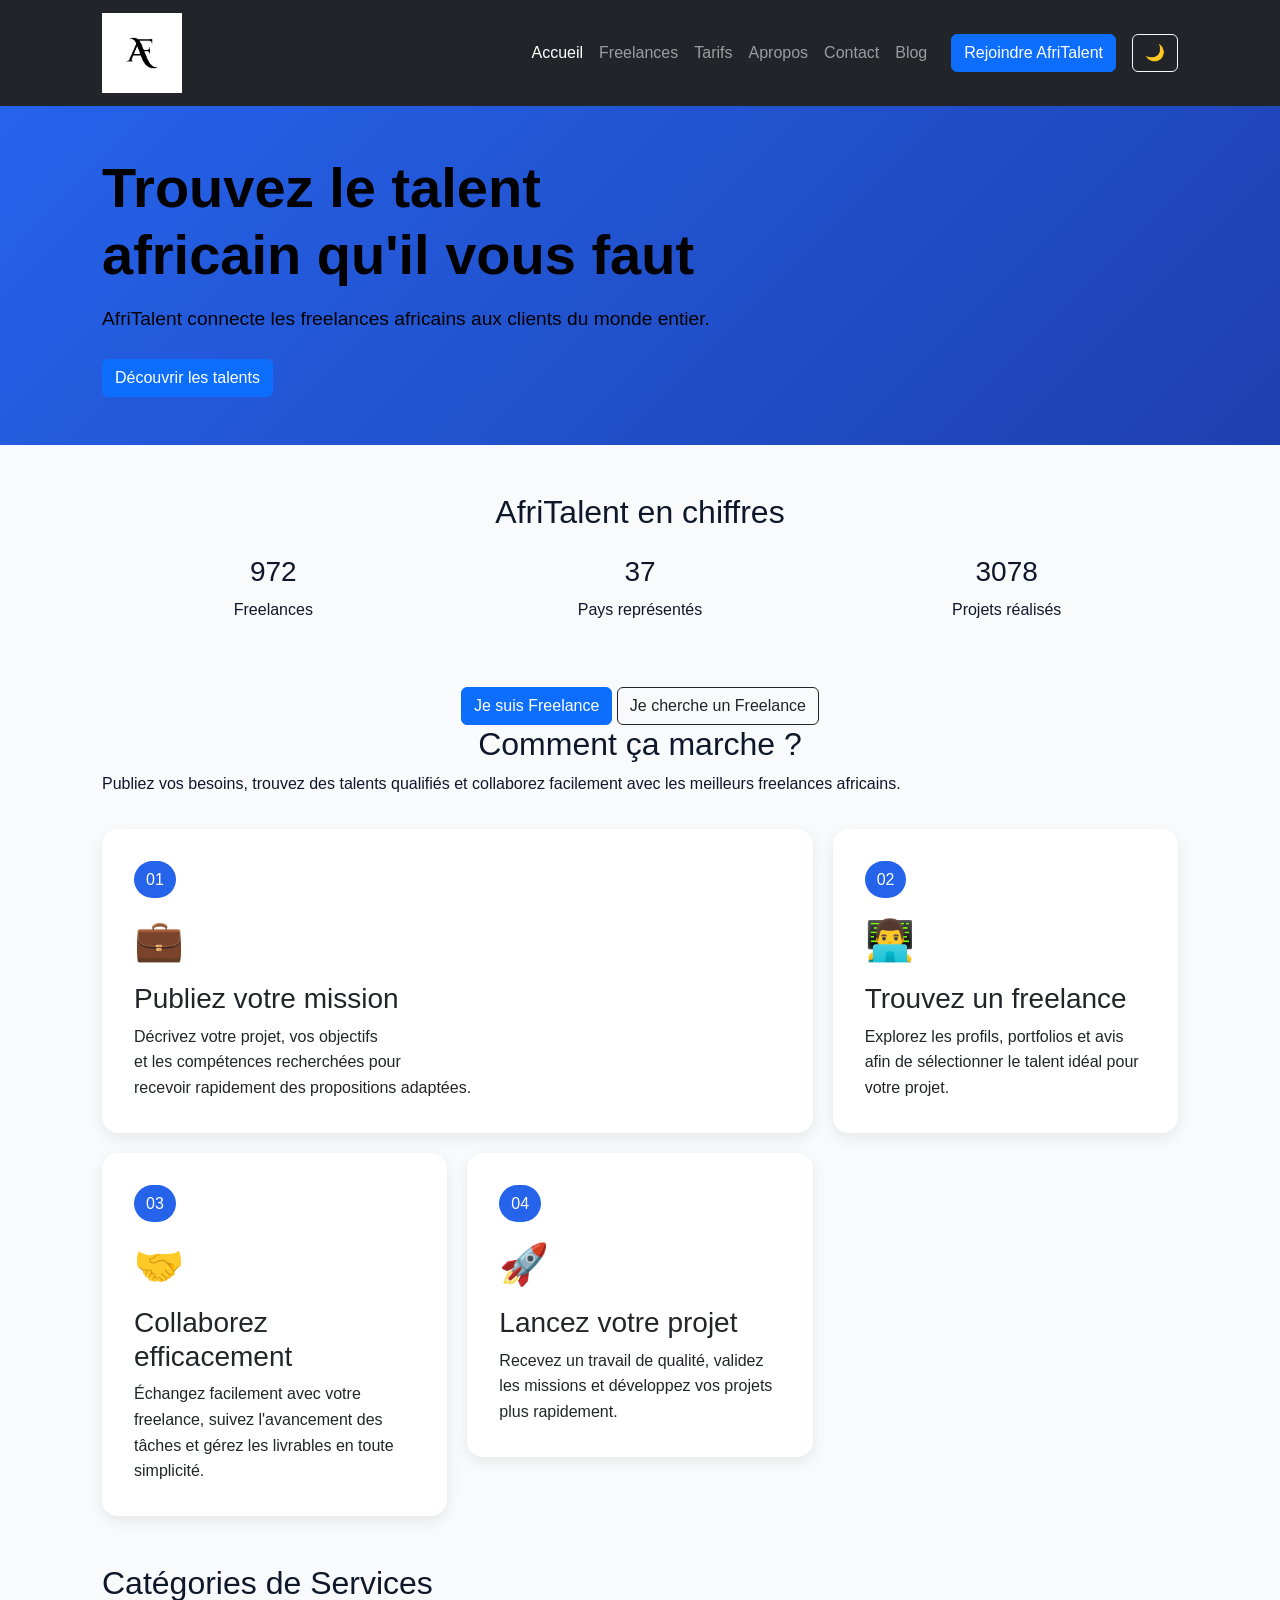
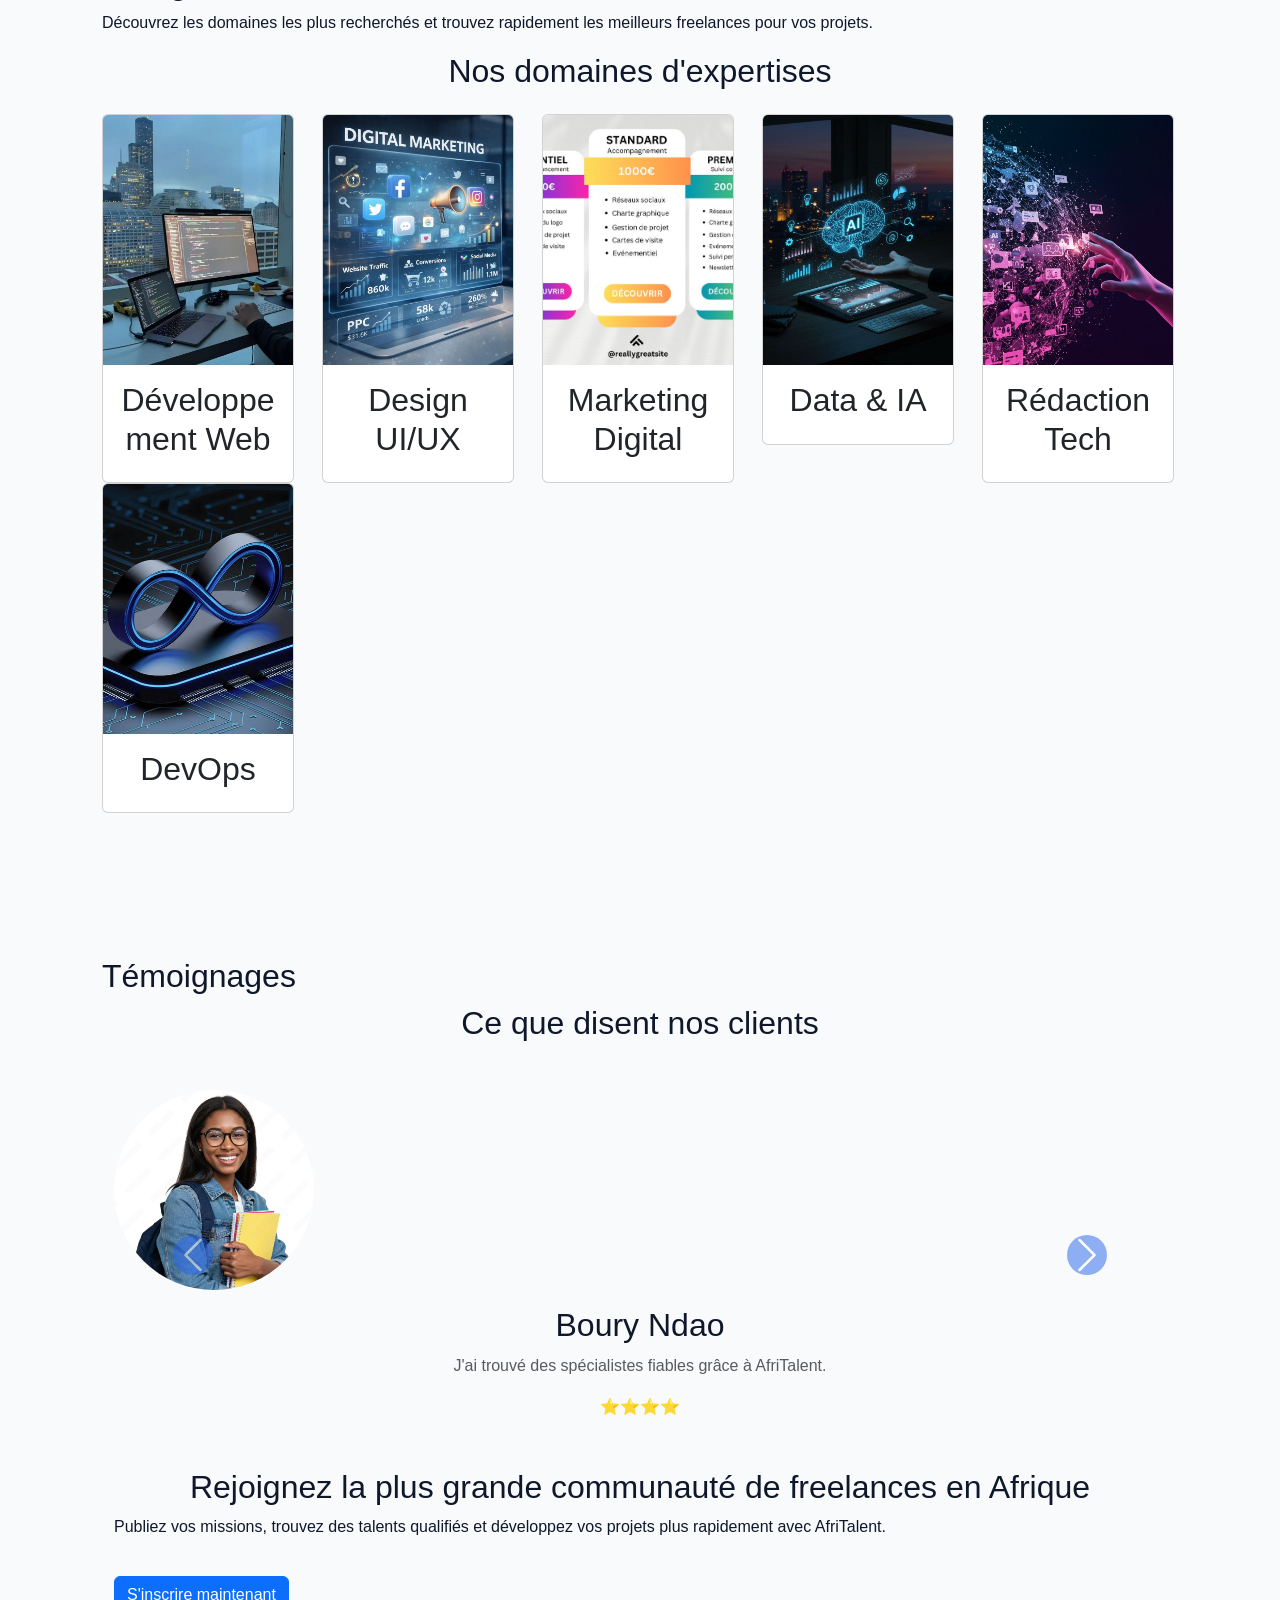
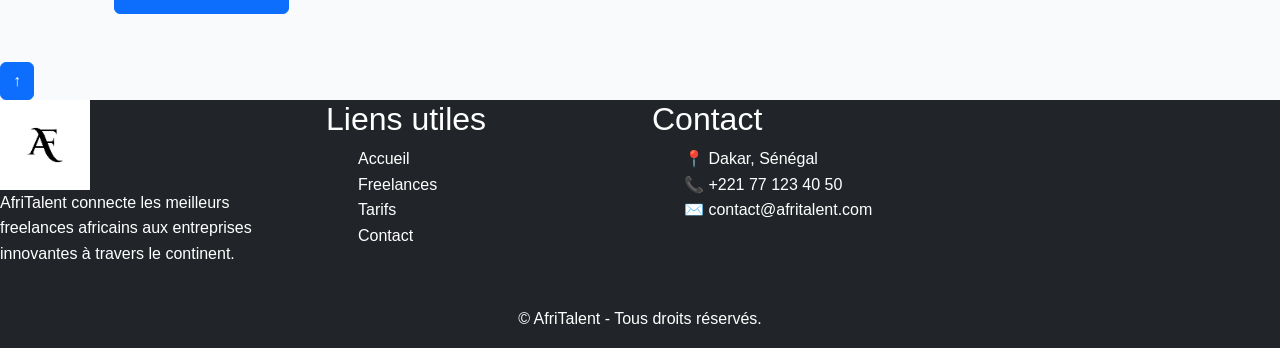
<file: index.html>
<!DOCTYPE html>
<html lang="fr">
<head>
 <meta charset="UTF-8">
 <meta name="viewport" content="width=device-width, initial-scale=1.0">
 <title>AfriTalent — Accueil</title>
 <!-- Bootstrap 5 via CDN : feuille de style -->
 <link
href="https://cdn.jsdelivr.net/npm/bootstrap@5.3.0/dist/css/bootstrap.min.css"
rel="stylesheet">
 <!-- Votre feuille de style personnelle -->
 <link rel="stylesheet" href="css/style.css">
</head>
<body>
 <!-- Le contenu de la page sera ajoute ici -->
  <!-- Navigation Bootstrap commune a toutes les pages -->
 <nav class="navbar navbar-expand-lg navbar-dark bg-dark">
  <div class="container">

    <a class="navbar-brand" href="index.html">
      <img src="images/logo.png" alt="logo" width="80">
    </a>

    <button class="navbar-toggler" type="button"
      aria-label="nav"
      data-bs-toggle="collapse"
      data-bs-target="#navMenu">
      <span class="navbar-toggler-icon"></span>
    </button>

    <div class="collapse navbar-collapse" id="navMenu">

      <ul class="navbar-nav ms-auto">
        <li class="nav-item"><a class="nav-link active" href="index.html">Accueil</a></li>
        <li class="nav-item"><a class="nav-link" href="freelances.html">Freelances</a></li>
        <li class="nav-item"><a class="nav-link" href="tarifs.html">Tarifs</a></li>
        <li class="nav-item"><a class="nav-link" href="about.html">Apropos</a></li>
        <li class="nav-item"><a class="nav-link" href="contact.html">Contact</a></li>
        <li class="nav-item"><a class="nav-link" href="blog.html">Blog</a></li>
      </ul>

      <button class="btn btn-primary ms-3">
        Rejoindre AfriTalent
      </button>

      <button id="themeToggle" class="btn btn-outline-light ms-3">
        🌙
      </button>

    </div>
  </div>
</nav>

 <!-- Contenu principal -->
 <main>
<section id="hero" class="fade-section">
  <div class="container py-5 hero-grid">

<div class="hero-text">
  <h1>Trouvez le talent africain qu'il vous faut</h1>
  <p>AfriTalent connecte les freelances africains aux clients du monde entier.</p>

  <a href="freelances.html" class="btn btn-primary">
    Découvrir les talents
  </a>
</div>

  </div>
</section>

<!-- STATISTIQUES -->

<section id="statistiques" class="fade-section">
  <div class="container py-5">

<h2 class="text-center mb-4">AfriTalent en chiffres</h2>

<div class="row text-center">

  <div class="col-md-4">
    <div class="stat-card">
      <h3 class="counter" data-target="1200">1 200+</h3>
      <p>Freelances</p>
    </div>
  </div>

  <div class="col-md-4">
    <div class="stat-card">
      <h3 class="counter" data-target="45">45</h3>
      <p>Pays représentés</p>
    </div>
  </div>

  <div class="col-md-4">
    <div class="stat-card">
      <h3 class="counter" data-target="3800">3 800+</h3>
      <p>Projets réalisés</p>
    </div>
  </div>

</div>

  </div>
</section>

  <div class="text-center">

    <a href="freelances.html" class="btn btn-primary">
      Je suis Freelance
    </a>

    <a href="freelances.html" class="btn btn-outline-dark">
      Je cherche un Freelance
    </a>

  </div>


<section id="comment-ca-marche" class="fade-section">

  <div class="container">

    <!-- TITRE -->
    <div class="section-title">

      <h2 class="text-center">
        Comment ça marche ?
      </h2>

      <p>
        Publiez vos besoins, trouvez des talents qualifiés et collaborez
        facilement avec les meilleurs freelances africains.
      </p>

    </div>

    <div class="bento-grid">

      <div class="card bento-card card-large">

        <div class="card-body">

          <span class="step-number">
            01
          </span>

          <div class="icon">
            💼
          </div>

          <h3 class="card-title">
            Publiez votre mission
          </h3>

          <p class="card-text">
            Décrivez votre projet, vos objectifs <br> et les compétences recherchées
            pour <br> recevoir rapidement des propositions adaptées.
          </p>

        </div>

      </div>

      <div class="card bento-card">

        <div class="card-body">

          <span class="step-number">
            02
          </span>

          <div class="icon">
            👨‍💻
          </div>

          <h3 class="card-title">
            Trouvez un freelance
          </h3>

          <p class="card-text">
            Explorez les profils, portfolios et avis afin de sélectionner
            le talent idéal pour votre projet.
          </p>

        </div>

      </div>

      <div class="card bento-card card-tall">
        <div class="card-body">
          <span class="step-number">
            03
          </span>

          <div class="icon">
            🤝
          </div>

          <h3 class="card-title">
            Collaborez efficacement
          </h3>

          <p class="card-text">
            Échangez facilement avec votre freelance, suivez l'avancement
            des tâches et gérez les livrables en toute simplicité.
          </p>

        </div>

      </div>

      <div class="card bento-card">

        <div class="card-body">

          <span class="step-number">
            04
          </span>

          <div class="icon">
            🚀
          </div>

          <h3 class="card-title">
            Lancez votre projet
          </h3>

          <p class="card-text">
            Recevez un travail de qualité, validez les missions et développez
            vos projets plus rapidement.
          </p>
        </div>
      </div>
    </div>
  </div>
</section>
<!-- </section> -->
 
 <section id="services" class="fade-section">
 <div class="container py-5">
  <div class="section-title">

    <h2>
      Catégories de Services
    </h2>

    <p>
      Découvrez les domaines les plus recherchés et trouvez rapidement
       les meilleurs freelances pour vos projets.
    </p>

  </div>
 <h2 class="text-center">Nos domaines d'expertises</h2>
 <div class="row mt-4">
      <div class="col">
        <div class="card ziz">
          <img src="images/img3.jpeg" class="card-img-top" alt="" height="250">
          <div class="card-body">
            <h2 class="card-title text-center">Développement Web</h2>
          </div>
        </div>
      </div>
      <div class="col">
        <div class="card ziz">
          <img src="images/ndoye.jpeg" class="card-img-top" alt="" height="250">
          <div class="card-body">
            <h2 class="card-title text-center">Design UI/UX</h2>
          </div>
        </div>
      </div>
      <div class="col">
        <div class="card ziz">
          <img src="images/Azi.jpeg" class="card-img-top" alt="" height="250">
          <div class="card-body">
            <h2 class="card-title text-center">Marketing Digital</h2>
          </div>
        </div>
      </div>
      <div class="col">
        <div class="card ziz">
          <img src="images/ia.jpeg" class="card-img-top" alt="" height="250">
          <div class="card-body">
            <h2 class="card-title text-center">Data & IA</h2>
          </div>
        </div>
      </div>
      <div class="col">
        <div class="card ziz">
          <img src="images/red.jpeg" class="card-img-top" alt="" height="250">
          <div class="card-body">
            <h2 class="card-title text-center">Rédaction Tech</h2>
          </div>
        </div>
      </div>
      <div class="col">
        <div class="card ziz">
          <img src="images/Dev.jpeg" class="card-img-top" alt="" height="250">
          <div class="card-body">
            <h2 class="card-title text-center">DevOps</h2>
          </div>
        </div>
      </div>
    </div>
 </div>
 </section>
 

 <section id="temoignages" class="fade-section">
 <div class="container py-5">


    <section id="temoignage" class="py-5">
      <h2>Témoignages</h2>
  <div class="container">


<h2 class="text-center mb-5">
  Ce que disent nos clients
</h2>

<!-- CAROUSEL BOOTSTRAP -->
<div id="testimonialCarousel" class="carousel slide" data-bs-ride="carousel">

  <div class="carousel-inner">

    <!-- Slide 1 -->
    <div class="carousel-item active">
      <div class="testimonial-card text-center mx-auto">

        <img src="images/tem.jpeg" class="rounded-circle mb-3" width="200" height="200" alt="">

        <h2>Boury Ndao</h2>
        <p class="text-muted">
          J'ai trouvé des spécialistes fiables grâce à AfriTalent.
        </p>
        <span>⭐⭐⭐⭐</span>

      </div>
    </div>

    <!-- Slide 2 -->
    <div class="carousel-item">
      <div class="testimonial-card text-center mx-auto">

        <img src="images/tem1.jpeg" class="rounded-circle mb-3" width="200" height="200" alt="">

        <h2>Souleymane Diene</h2>
        <p class="text-muted">
          Plateforme rapide et efficace pour recruter des talents.
        </p>
        <span>⭐⭐⭐⭐</span>

      </div>
    </div>

    <!-- Slide 3 -->
    <div class="carousel-item">
      <div class="testimonial-card text-center mx-auto">

        <img src="images/tem.jpeg"
             class="rounded-circle mb-3 img-center"
             width="200"
             height="200" alt="">

        <h2>Ismaïla Ndoye</h2>
        <p class="text-muted">
          J'ai trouvé un développeur compétent en 48h.
        </p>
        <span>⭐⭐⭐⭐⭐</span>

      </div>
    </div>

  </div>

  <!-- CONTROLES -->
  <button class="carousel-control-prev" type="button" data-bs-target="#testimonialCarousel" aria-label="precedent" data-bs-slide="prev">
    <span class="carousel-control-prev-icon"></span>
  </button>

  <button class="carousel-control-next" type="button" data-bs-target="#testimonialCarousel" aria-label="precedent" data-bs-slide="next">
    <span class="carousel-control-next-icon"></span>
  </button>

</div>

  </div>

</section>


<section id="cta" class="fade-section">
  <div class="cta-overlay">
    <div class="container">
      <div class="cta-content">
        <h2 class="text-center">
          Rejoignez la plus grande communauté de freelances en Afrique
        </h2>
        <p>
          Publiez vos missions, trouvez des talents qualifiés et développez
          vos projets plus rapidement avec AfriTalent.
        </p>
        <a href="freelances.html" class="btn btn-primary">
          S'inscrire maintenant
        </a>
      </div>
    </div>
  </div>
</section>


 </div>
 </section>
 </main>
 <a href="#" class="back-to-top btn btn-primary">
  ↑
</a>

<footer id="footer" class="row bg-dark">

  <!-- <div class="container"> -->

      <div class="col-lg-3 col-md-6 mb-4">

        <div class="footer-logo">

          <img
            src="images/logo.png"
            alt="Logo AfriTalent"
            width="90"
          >

        </div>

        <p class="footer-description text-white">
          AfriTalent connecte les meilleurs freelances africains
          aux entreprises innovantes à travers le continent.
        </p>

      </div>

      <div class="col-lg-3 col-md-6 mb-4 text-white">

        <h2 class="text-white">
          Liens utiles
        </h2>

        <ul class="footer-links">

          <li>
            <a href="index.html" class="text-white">Accueil</a>
          </li>

          <li>
            <a href="freelances.html" class="text-white">Freelances</a>
          </li>

          <li>
            <a href="tarifs.html" class="text-white">Tarifs</a>
          </li>

          <li>
            <a href="contact.html" class="text-white">Contact</a>
          </li>

        </ul>

      </div>

      <div class="col-lg-3 col-md-6 mb-4 text-white">

        <h2>
          Contact
        </h2>

        <ul class="footer-contact">

          <li>
            📍 Dakar, Sénégal
          </li>

          <li>
            📞 +221 77 123 40 50
          </li>

          <li>
            ✉️ contact@afritalent.com
          </li>

        </ul>

      </div>
      

      <div>

        <p class="text-center text-white">
          © <span id="year"></span> AfriTalent - Tous droits réservés.
        </p>
    </div>
    <!-- </div> -->
  <!-- </div> -->

</footer>


 
 <!-- Bootstrap 5 via CDN : script JavaScript -->
 <script
src="https://cdn.jsdelivr.net/npm/bootstrap@5.3.0/dist/js/bootstrap.bundle.min.js"
></script>
 <!-- Votre script JavaScript -->
 <script src="js/main.js"></script>
 </body>
</html>
</file>
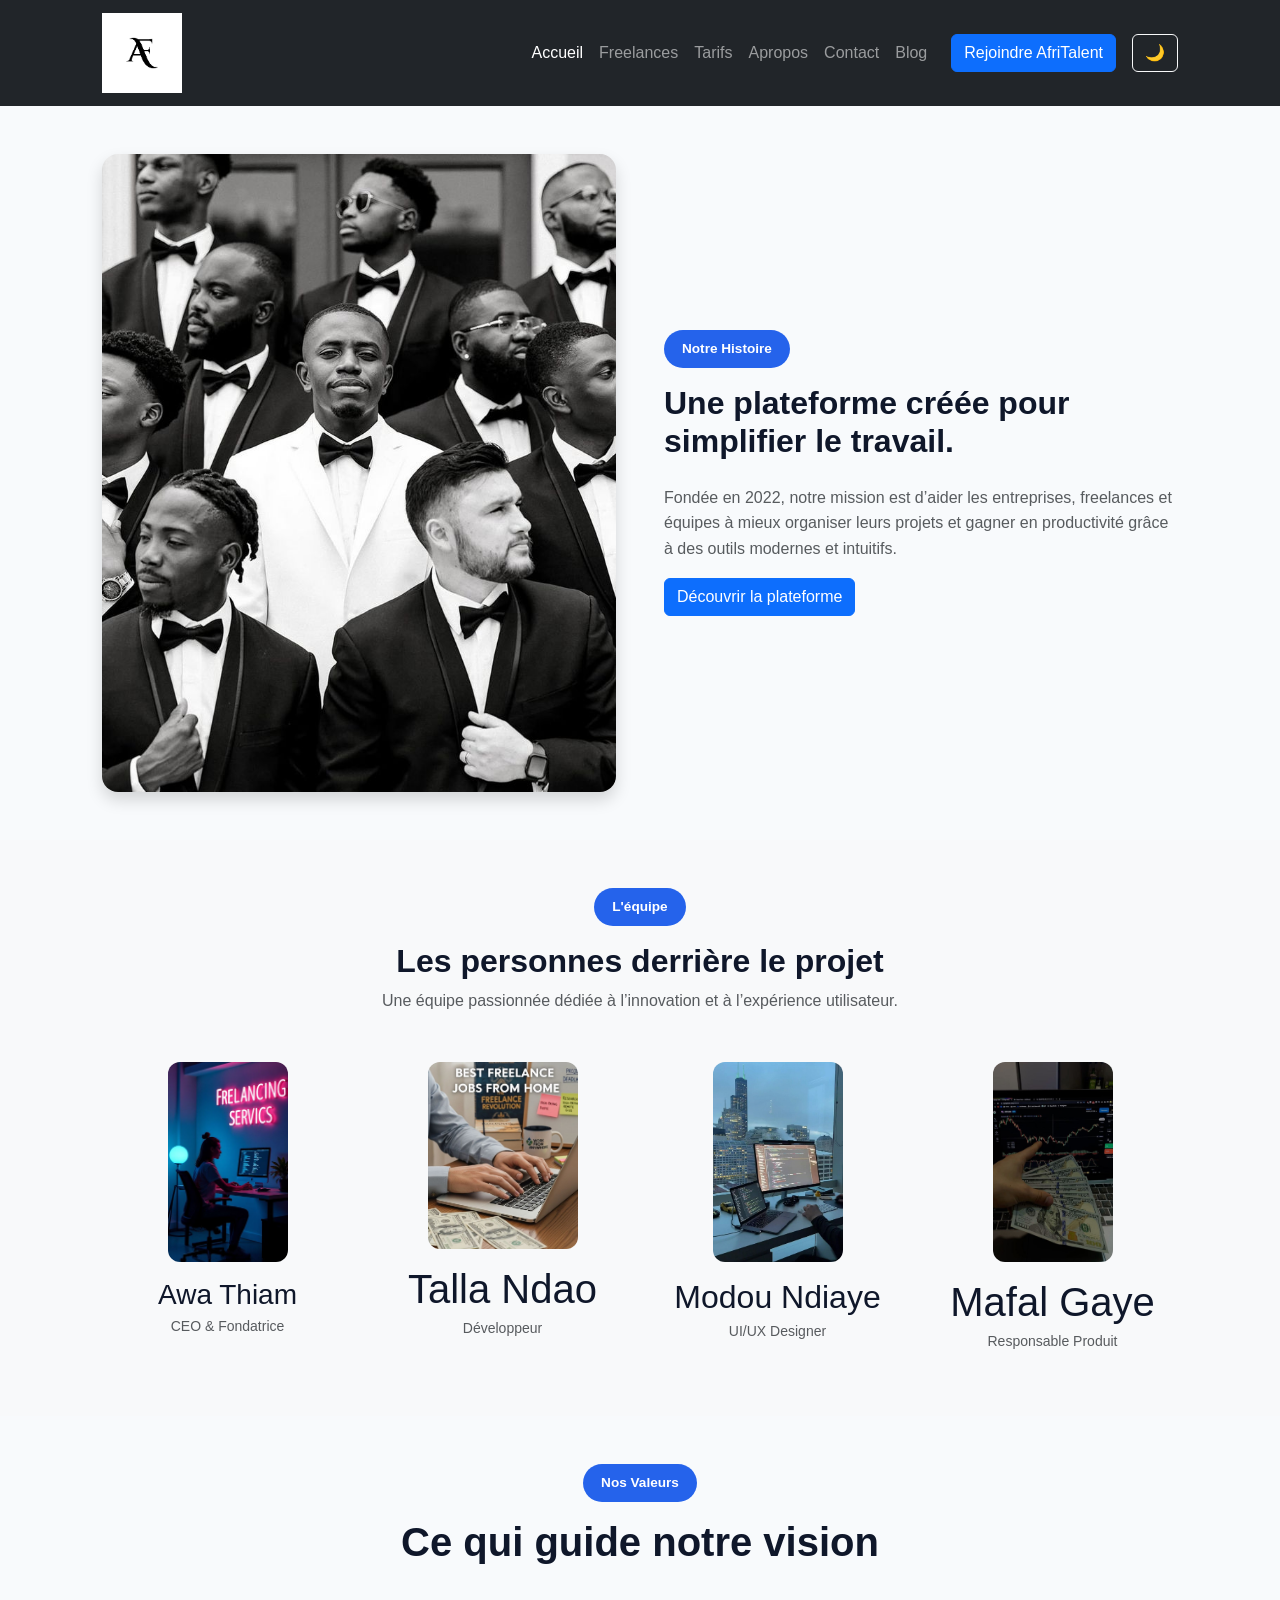
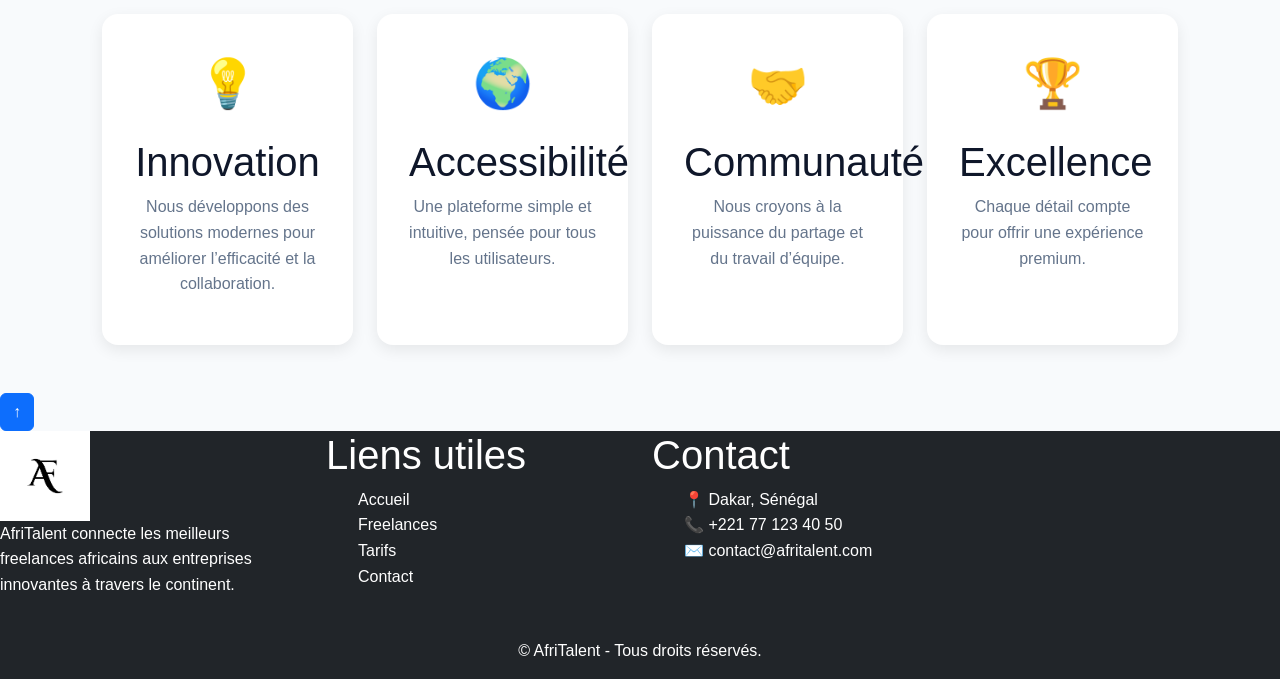
<file: about.html>
<!DOCTYPE html>
<html lang="fr">
<head>
 <meta charset="UTF-8">
 <meta name="viewport" content="width=device-width, initial-scale=1.0">
 <title>AfriTalent — Accueil</title>
 <!-- Bootstrap 5 via CDN : feuille de style -->
 <link
href="https://cdn.jsdelivr.net/npm/bootstrap@5.3.0/dist/css/bootstrap.min.css"
rel="stylesheet">
 <!-- Votre feuille de style personnelle -->
 <link rel="stylesheet" href="css/style.css">
</head>
<body>
 <!-- Le contenu de la page sera ajoute ici -->
  
<nav class="navbar navbar-expand-lg navbar-dark bg-dark">
  <div class="container">

    <a class="navbar-brand" href="index.html">
      <img src="images/logo.png" alt="logo" width="80">
    </a>

    <button class="navbar-toggler" type="button"
    aria-label="nav"
      data-bs-toggle="collapse"
      data-bs-target="#navMenu">
      <span class="navbar-toggler-icon"></span>
    </button>

    <div class="collapse navbar-collapse" id="navMenu">

      <ul class="navbar-nav ms-auto">
        <li class="nav-item"><a class="nav-link active" href="index.html">Accueil</a></li>
        <li class="nav-item"><a class="nav-link" href="freelances.html">Freelances</a></li>
        <li class="nav-item"><a class="nav-link" href="tarifs.html">Tarifs</a></li>
        <li class="nav-item"><a class="nav-link" href="about.html">Apropos</a></li>
        <li class="nav-item"><a class="nav-link" href="contact.html">Contact</a></li>
        <li class="nav-item"><a class="nav-link" href="blog.html">Blog</a></li>
      </ul>

      <button class="btn btn-primary ms-3">
        Rejoindre AfriTalent
      </button>

      <button id="themeToggle" class="btn btn-outline-light ms-3">
        🌙
      </button>

    </div>
  </div>
</nav>

<section class="history-section container py-5 fade-section">
  <div class="row align-items-center g-5">

    <div class="col-lg-6">
      <img
        src="images/ziz.jpeg"
        alt="Notre équipe"
        class="img-fluid rounded-4 shadow"
      >
    </div>

    <div class="col-lg-6">
      <span class="section-badge">Notre Histoire</span>

      <h2 class="fw-bold mt-3 mb-4">
        Une plateforme créée pour simplifier le travail.
      </h2>

      <p class="text-muted mb-3">
        Fondée en 2022, notre mission est d’aider les entreprises,
        freelances et équipes à mieux organiser leurs projets et gagner
        en productivité grâce à des outils modernes et intuitifs.
      </p>

      <button class="btn btn-primary">
        Découvrir la plateforme
      </button>
    </div>

  </div>
</section>


<section class="team-section py-5 bg-light fade-section">
  <div class="container">

    <div class="text-center mb-5">
      <span class="section-badge">L'équipe</span>

      <h2 class="fw-bold mt-3">
        Les personnes derrière le projet
      </h2>

      <p class="text-muted">
        Une équipe passionnée dédiée à l’innovation et à l’expérience utilisateur.
      </p>
    </div>

    <div class="row g-4">

  <div class="col-md-6 col-lg-3">
    <div class="team-card text-center">
      <img src="images/img1.jpeg" class="team-img" width="120" height="200" alt="Awa">
      <h3 class="mt-3 mb-1">Awa Thiam</h3>
      <p class="text-muted small">CEO & Fondatrice</p>
    </div>
  </div>

  <div class="col-md-6 col-lg-3">
    <div class="team-card text-center">
      <img src="images/img2.jpeg" class="team-img" width="150" alt="Talla">
      <h1 class="mt-3 mb-1">Talla Ndao</h1>
      <p class="text-muted small">Développeur</p>
    </div>
  </div>

  <div class="col-md-6 col-lg-3">
    <div class="team-card text-center">
      <img src="images/img3.jpeg" class="team-img" width="130" height="200" alt="Modou">
      <h2 class="mt-3 mb-1">Modou Ndiaye</h2>
      <p class="text-muted small">UI/UX Designer</p>
    </div>
  </div>

  <div class="col-md-6 col-lg-3">
    <div class="team-card text-center">
      <img src="images/img4.jpeg" class="team-img" width="120" height="200" alt="Mafal">
      <h1 class="mt-3 mb-1">Mafal Gaye</h1>
      <p class="text-muted small">Responsable Produit</p>
    </div>
  </div>

</div>
  </div>
</section>


<section class="values-section container py-5 fade-section">

  <div class="text-center mb-5">
    <span class="section-badge">Nos Valeurs</span>

    <h1 class="fw-bold mt-3">
      Ce qui guide notre vision
    </h1>
  </div>

  <div class="row g-4">

    <!-- Valeur 1 -->
    <div class="col-md-6 col-lg-3">
      <div class="value-card text-center">
        <div class="icon">💡</div>

        <h1>Innovation</h1>

        <p>
          Nous développons des solutions modernes pour améliorer
          l’efficacité et la collaboration.
        </p>
      </div>
    </div>

    <!-- Valeur 2 -->
    <div class="col-md-6 col-lg-3">
      <div class="value-card text-center">
        <div class="icon">🌍</div>

        <h1>Accessibilité</h1>

        <p>
          Une plateforme simple et intuitive, pensée pour tous
          les utilisateurs.
        </p>
      </div>
    </div>

    <!-- Valeur 3 -->
    <div class="col-md-6 col-lg-3">
      <div class="value-card text-center">
        <div class="icon">🤝</div>

        <h1>Communauté</h1>

        <p>
          Nous croyons à la puissance du partage et du travail d’équipe.
        </p>
      </div>
    </div>

    <!-- Valeur 4 -->
    <div class="col-md-6 col-lg-3">
      <div class="value-card text-center">
        <div class="icon">🏆</div>

        <h1>Excellence</h1>

        <p>
          Chaque détail compte pour offrir une expérience premium.
        </p>
      </div>
    </div>

  </div>
</section>

 <a href="#" class="back-to-top btn btn-primary">
  ↑
</a>

<footer id="footer">

  <!-- <div class="container"> -->

    <div class="row bg-dark">

      <div class="col-lg-3 col-md-6 mb-4">

        <div class="footer-logo">

          <img
            src="images/logo.png"
            alt="Logo AfriTalent"
            width="90"
          >

        </div>

        <p class="footer-description text-white">
          AfriTalent connecte les meilleurs freelances africains
          aux entreprises innovantes à travers le continent.
        </p>

      </div>

      <div class="col-lg-3 col-md-6 mb-4 text-white">

        <h1 class="text-white">
          Liens utiles
        </h1>

        <ul class="footer-links">

          <li>
            <a href="index.html" class="text-white">Accueil</a>
          </li>

          <li>
            <a href="freelances.html" class="text-white">Freelances</a>
          </li>

          <li>
            <a href="tarifs.html" class="text-white">Tarifs</a>
          </li>

          <li>
            <a href="contact.html" class="text-white">Contact</a>
          </li>

        </ul>

      </div>

      <div class="col-lg-3 col-md-6 mb-4 text-white">

        <h1>
          Contact
        </h1>

        <ul class="footer-contact">

          <li>
            📍 Dakar, Sénégal
          </li>

          <li>
            📞 +221 77 123 40 50
          </li>

          <li>
            ✉️ contact@afritalent.com
          </li>

        </ul>

      </div>
      

      <div>

        <p class="text-center text-white">
          © <span id="year"></span> AfriTalent - Tous droits réservés.
        </p>
    </div>
    </div>
  <!-- </div> -->

</footer>


 <!-- Bootstrap 5 via CDN : script JavaScript -->
 <script
src="https://cdn.jsdelivr.net/npm/bootstrap@5.3.0/dist/js/bootstrap.bundle.min.js"
></script>
 <!-- Votre script JavaScript -->
 <script src="js/main.js"></script>
 </body>
</html>
</file>
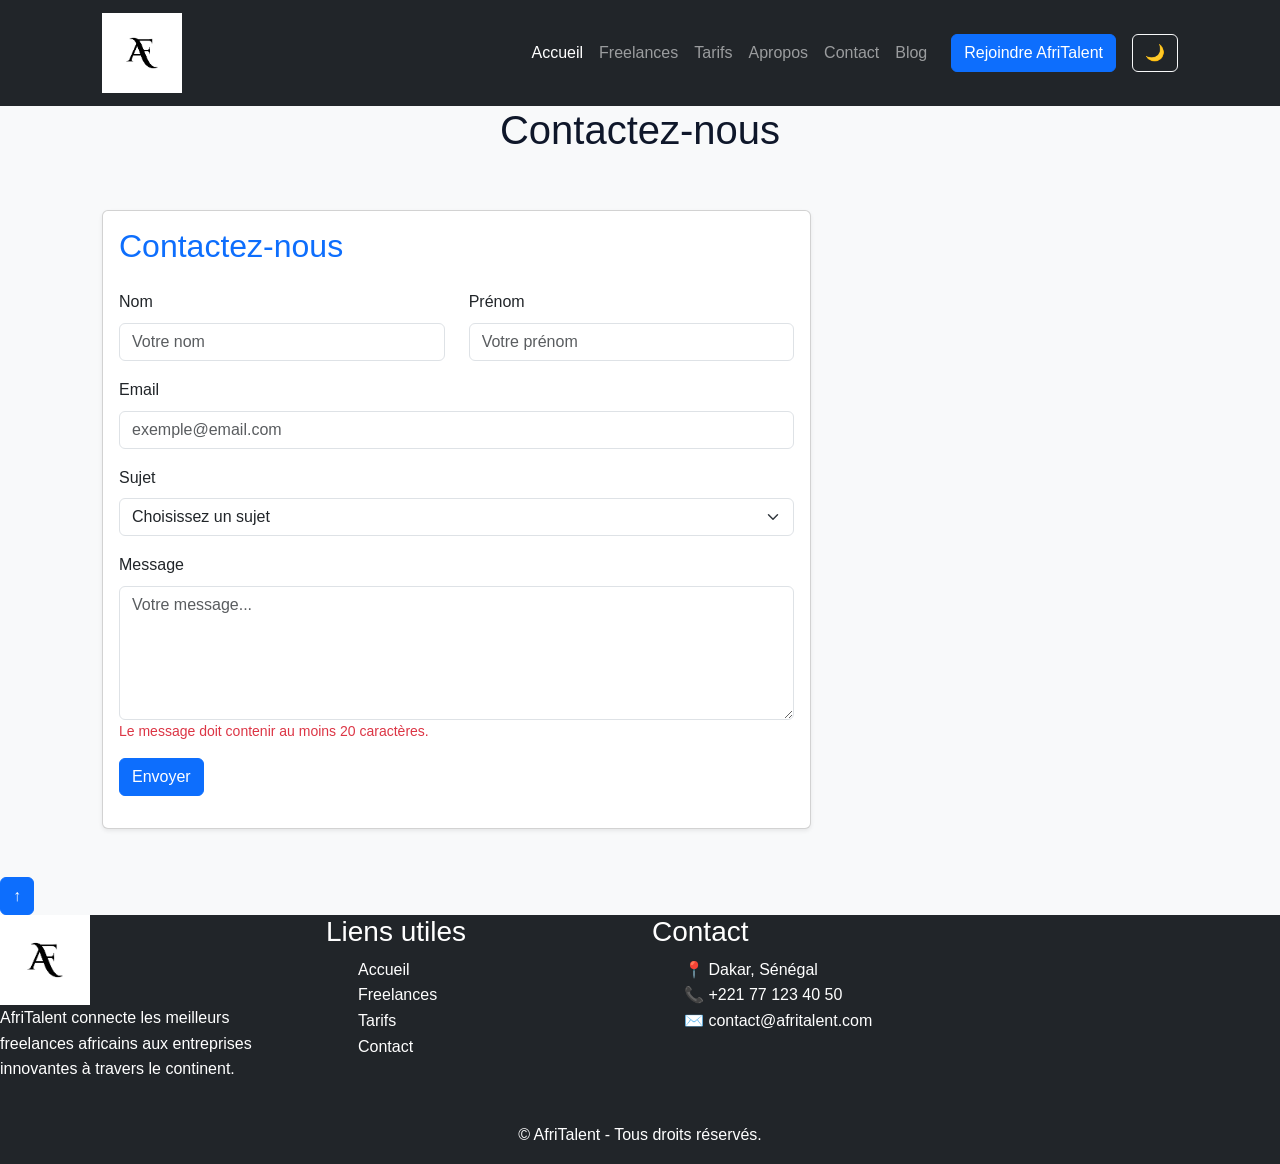
<file: contact.html>
<!DOCTYPE html>
<html lang="fr">
<head>
 <meta charset="UTF-8">
 <meta name="viewport" content="width=device-width, initial-scale=1.0">
 <title>AfriTalent — Contact</title>
 <!-- Bootstrap 5 via CDN : feuille de style -->
 <link
href="https://cdn.jsdelivr.net/npm/bootstrap@5.3.0/dist/css/bootstrap.min.css"
rel="stylesheet">
 <!-- Votre feuille de style personnelle -->
 <link rel="stylesheet" href="css/style.css">
</head>
<body class="bg-light">
 <!-- Le contenu de la page sera ajoute ici -->
  
<nav class="navbar navbar-expand-lg navbar-dark bg-dark">
  <div class="container">

    <a class="navbar-brand" href="index.html">
      <img src="images/logo.png" alt="logo" width="80">
    </a>

    <button class="navbar-toggler" type="button"
      data-bs-toggle="collapse"
      aria-label="nav"
      data-bs-target="#navMenu">
      <span class="navbar-toggler-icon"></span>
    </button>

    <div class="collapse navbar-collapse" id="navMenu">

      <ul class="navbar-nav ms-auto">
        <li class="nav-item"><a class="nav-link active" href="index.html">Accueil</a></li>
        <li class="nav-item"><a class="nav-link" href="freelances.html">Freelances</a></li>
        <li class="nav-item"><a class="nav-link" href="tarifs.html">Tarifs</a></li>
        <li class="nav-item"><a class="nav-link" href="about.html">Apropos</a></li>
        <li class="nav-item"><a class="nav-link" href="contact.html">Contact</a></li>
        <li class="nav-item"><a class="nav-link" href="blog.html">Blog</a></li>
      </ul>

      <button class="btn btn-primary ms-3">
        Rejoindre AfriTalent
      </button>

      <button id="themeToggle" class="btn btn-outline-light ms-3">
        🌙
      </button>

    </div>
  </div>
</nav>

 <div>
  <h1 class="text-center">Contactez-nous</h1>
</div>



  <div class="container py-5">

    <div class="row g-4">

      <!-- FORMULAIRE -->
      <div class="col-lg-8">

        <div class="card shadow-sm">
          <div class="card-body">

            <h2 class="mb-4 text-primary">Contactez-nous</h2>

            <form id="contactForm">

              <div class="row">
                <div class="col-md-6 mb-3">
                  <label class="form-label">Nom</label>
                  <input type="text" id="nom" class="form-control" placeholder="Votre nom" required>
                  <div id="nomError" class="text-danger small">
                  </div>
                </div>

                <div class="col-md-6 mb-3">
                  <label class="form-label">Prénom</label>
                  <input type="text" id="prenom" class="form-control" placeholder="Votre prénom" required>
                  <div id="prenomError" class="text-danger small">
                  </div>
                </div>
              </div>

              <div class="mb-3">
                <label class="form-label">Email</label>
                <input type="email" id="email" class="form-control" placeholder="exemple@email.com" required>
                <div id="emailError" class="text-danger small">
                </div>
              </div>

              <div class="mb-3">
                <label class="form-label" for="sujet">Sujet</label>
                  <select class="form-select" id="sujet" name="sujet" required>
                    <option value="" selected disabled>Choisissez un sujet</option>
                    <option value="information">Demande d'information</option>
                    <option value="support">Support technique</option>
                    <option value="autres">Autres</option>
                  </select>
              </div>

              <div class="mb-3">
                <label class="form-label">Message</label>

                <!-- <textarea class="form-control" rows="5" placeholder="Votre message..." required></textarea> -->
                 <textarea id="message" class="form-control" rows="5"
                    placeholder="Votre message..."></textarea>

                  <div id="messageError" class="text-danger small"></div>

                <div class="text-danger small">
                  Le message doit contenir au moins 20 caractères.
                </div>
              </div>

              <button type="submit" class="btn btn-primary">
                Envoyer
              </button>
              <div id="successMessage" class="text-success mt-3"></div>
            </form>

          </div>
        </div>

      </div>
    </div>

  </div>

 <a href="#" class="back-to-top btn btn-primary">
  ↑
 </a>

 <footer id="footer">

  <!-- <div class="container"> -->

    <div class="row bg-dark">

      <div class="col-lg-3 col-md-6 mb-4">

        <div class="footer-logo">

          <img
            src="images/logo.png"
            alt="Logo AfriTalent"
            width="90"
          >

        </div>

        <p class="footer-description text-white">
          AfriTalent connecte les meilleurs freelances africains
          aux entreprises innovantes à travers le continent.
        </p>

      </div>

      <div class="col-lg-3 col-md-6 mb-4 text-white">

        <h3 class="text-white">
          Liens utiles
        </h3>

        <ul class="footer-links">

          <li>
            <a href="index.html" class="text-white">Accueil</a>
          </li>

          <li>
            <a href="freelances.html" class="text-white">Freelances</a>
          </li>

          <li>
            <a href="tarifs.html" class="text-white">Tarifs</a>
          </li>

          <li>
            <a href="contact.html" class="text-white">Contact</a>
          </li>

        </ul>

      </div>

      <div class="col-lg-3 col-md-6 mb-4 text-white">

        <h3>
          Contact
        </h3>

        <ul class="footer-contact">

          <li>
            📍 Dakar, Sénégal
          </li>

          <li>
            📞 +221 77 123 40 50
          </li>

          <li>
            ✉️ contact@afritalent.com
          </li>

        </ul>

      </div>
      

      <div>

        <p class="text-center text-white">
          © <span id="year"></span> AfriTalent - Tous droits réservés.
        </p>
    </div>
    </div>
  <!-- </div> -->

</footer>

        
 <!-- Bootstrap 5 via CDN : script JavaScript -->
 <script
src="https://cdn.jsdelivr.net/npm/bootstrap@5.3.0/dist/js/bootstrap.bundle.min.js"
></script>
 <!-- Votre script JavaScript -->
 <script src="js/main.js"></script>
 </body>
</html>
</file>
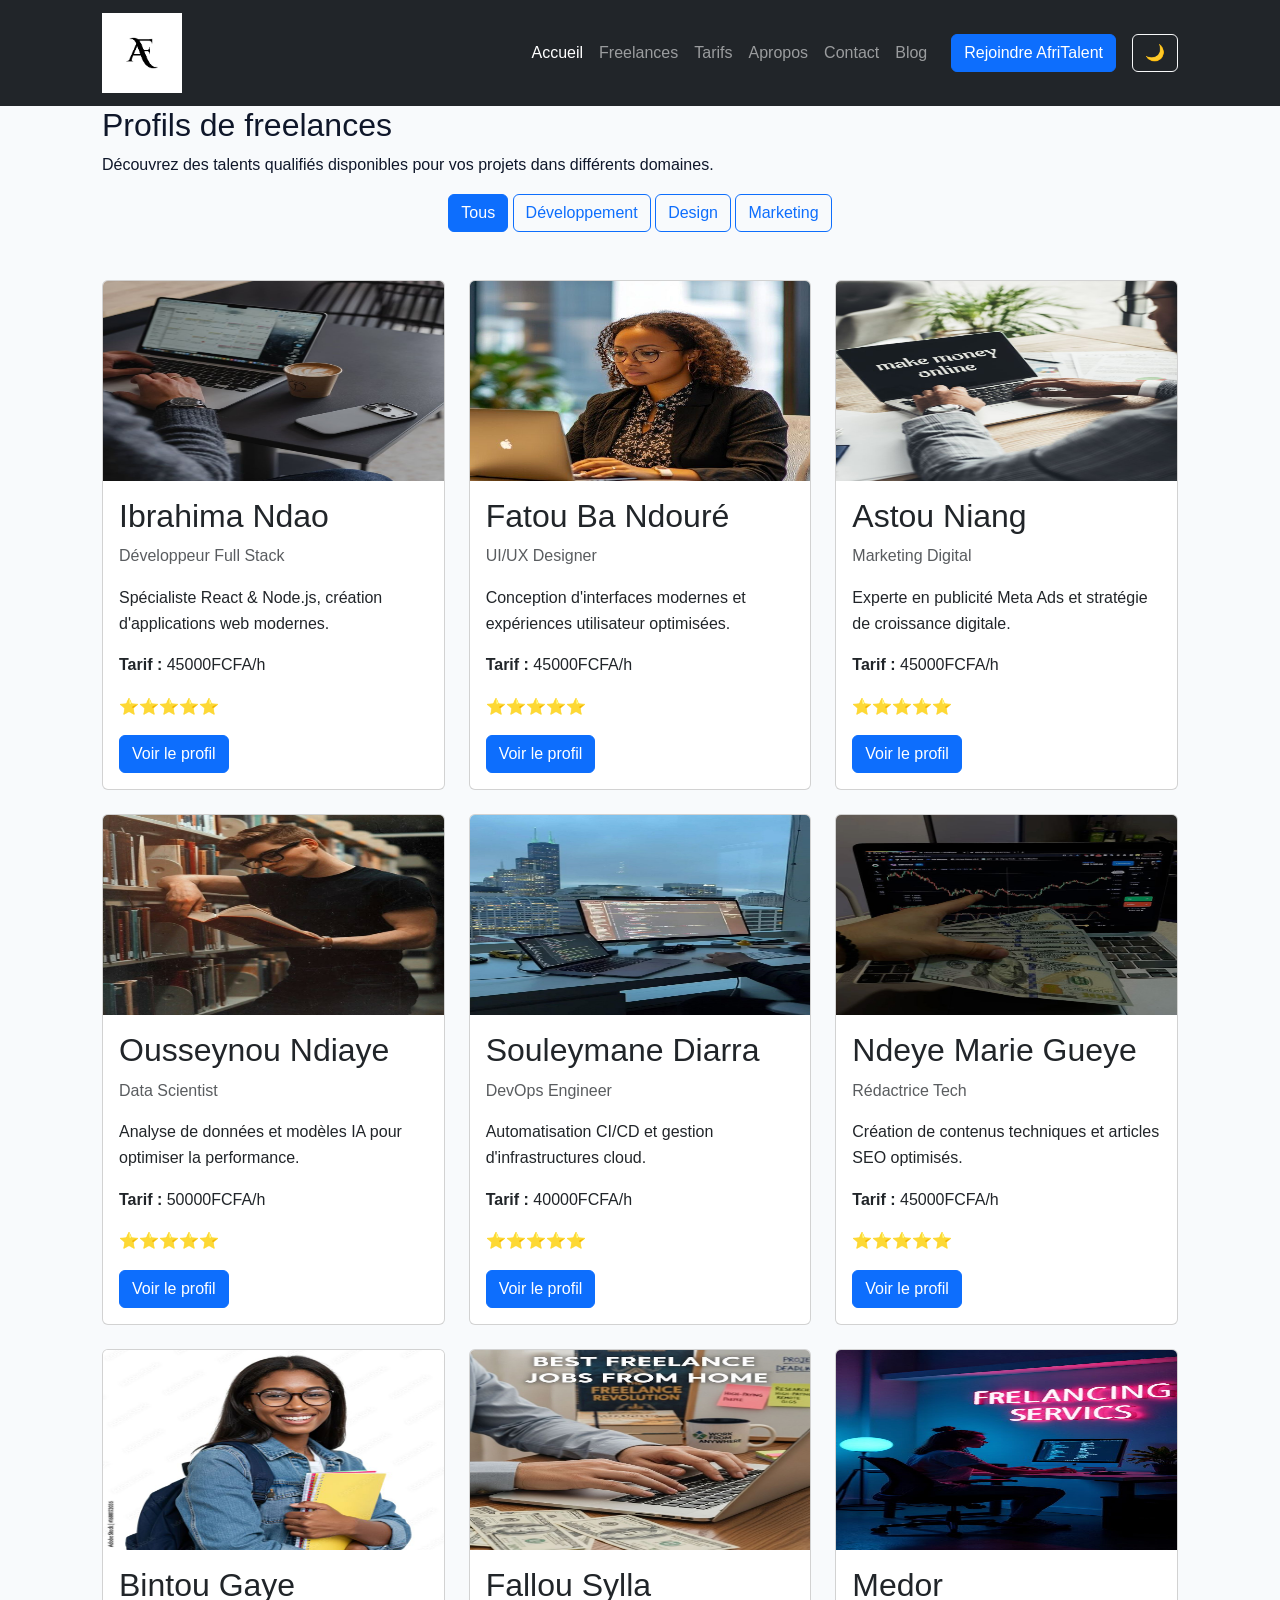
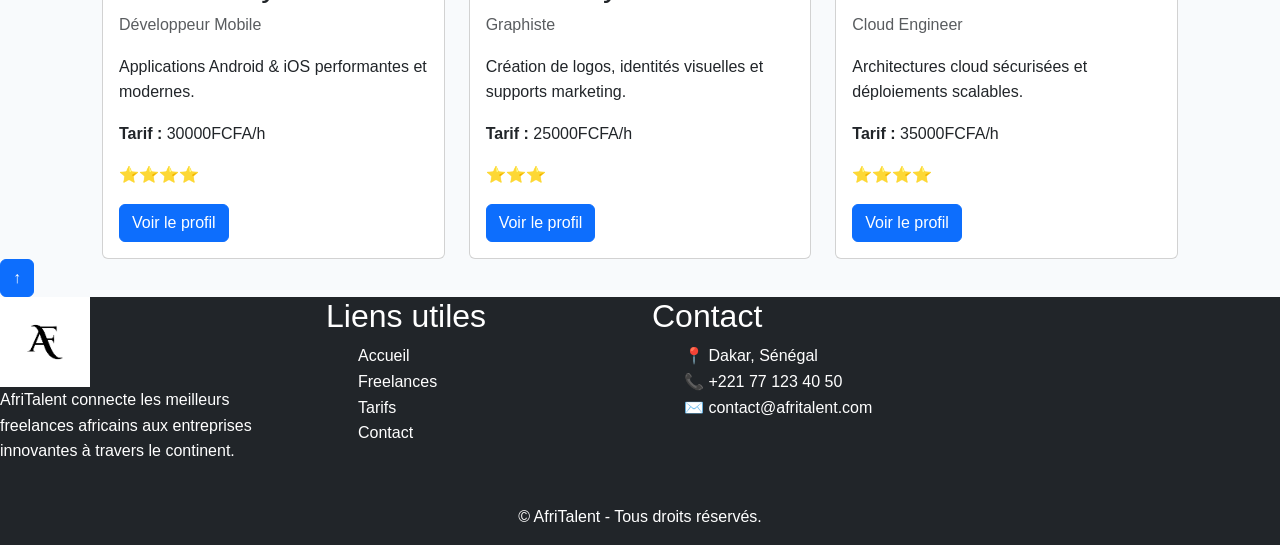
<file: freelances.html>
<!DOCTYPE html>
<html lang="fr">
<head>
 <meta charset="UTF-8">
 <meta name="viewport" content="width=device-width, initial-scale=1.0">
 <title>AfriTalent — Accueil</title>
 <!-- Bootstrap 5 via CDN : feuille de style -->
 <link
href="https://cdn.jsdelivr.net/npm/bootstrap@5.3.0/dist/css/bootstrap.min.css"
rel="stylesheet">
 <!-- Votre feuille de style personnelle -->
 <link rel="stylesheet" href="css/style.css">
</head>
<body>
 <!-- Le contenu de la page sera ajoute ici -->
  
<nav class="navbar navbar-expand-lg navbar-dark bg-dark">
  <div class="container">

    <a class="navbar-brand" href="index.html">
      <img src="images/logo.png" alt="logo" width="80">
    </a>

    <button class="navbar-toggler" type="button"
      data-bs-toggle="collapse"
      aria-label="nav"
      data-bs-target="#navMenu">
      <span class="navbar-toggler-icon"></span>
    </button>

    <div class="collapse navbar-collapse" id="navMenu">

      <ul class="navbar-nav ms-auto">
        <li class="nav-item"><a class="nav-link active" href="index.html">Accueil</a></li>
        <li class="nav-item"><a class="nav-link" href="freelances.html">Freelances</a></li>
        <li class="nav-item"><a class="nav-link" href="tarifs.html">Tarifs</a></li>
        <li class="nav-item"><a class="nav-link" href="about.html">Apropos</a></li>
        <li class="nav-item"><a class="nav-link" href="contact.html">Contact</a></li>
        <li class="nav-item"><a class="nav-link" href="blog.html">Blog</a></li>
      </ul>

      <button class="btn btn-primary ms-3">
        Rejoindre AfriTalent
      </button>

      <button id="themeToggle" class="btn btn-outline-light ms-3">
        🌙
      </button>

    </div>
  </div>
</nav>

<section id="profils-freelances">

  <div class="container">

    <!-- TITRE -->
    <div class="section-title">

      <h2>
        Profils de freelances
      </h2>

      <p>
        Découvrez des talents qualifiés disponibles pour vos projets dans différents domaines.
      </p>

    </div>

  
    <div class="row g-4">

      <div class="text-center mb-4">

    <button class="btn btn-primary filter-btn"
        data-filter="all">
        Tous
    </button>

    <button class="btn btn-outline-primary filter-btn"
        data-filter="dev">
        Développement
    </button>

    <button class="btn btn-outline-primary filter-btn"
        data-filter="Designer">
        Design
    </button>

    <button class="btn btn-outline-primary filter-btn"
        data-filter="Marketing">
        Marketing
    </button>

</div>

      <div class="col-lg-4 col-md-6 freelance-item" data-category="dev">
        <div class="card h-100 freelance-card">
          <img src="images/free.jpeg" class="card-img-top" alt="" height="200">
          <div class="card-body">
            <h2>Ibrahima Ndao</h2>
            <p class="text-muted">Développeur Full Stack</p>
            <p>
              Spécialiste React & Node.js, création d'applications web modernes.
            </p>
            <p><strong>Tarif :</strong> 45000FCFA/h</p>
            <p>
              ⭐⭐⭐⭐⭐
            </p>
            <a href="profil.html" class="btn btn-primary">
              Voir le profil
            </a>
          </div>
        </div>
      </div>

      <div class="col-lg-4 col-md-6 freelance-item" data-category="Designer">

        <div class="card">

          <img src="images/free1.jpeg" class="card-img-top" alt="" height="200">

          <div class="card-body">

            <h2>Fatou Ba Ndouré</h2>

            <p class="text-muted">UI/UX Designer</p>

            <p>
              Conception d'interfaces modernes et expériences utilisateur optimisées.
            </p>

            <p><strong>Tarif :</strong> 45000FCFA/h</p>

            <p>
              ⭐⭐⭐⭐⭐
            </p>

            <a href="profil.html" class="btn btn-primary">
              Voir le profil
            </a>

          </div>

        </div>

      </div>

      <!-- PROFIL 3 -->
      <div class="col-lg-4 col-md-6 freelance-item" data-category="Marketing">

        <div class="card h-100 freelance-card">

          <img src="images/free2.jpeg" class="card-img-top" alt="" height="200">

          <div class="card-body">

            <h2>Astou Niang</h2>

            <p class="text-muted">Marketing Digital</p>

            <p>
              Experte en publicité Meta Ads et stratégie de croissance digitale.
            </p>

            <p><strong>Tarif :</strong> 45000FCFA/h</p>

            <p>
              ⭐⭐⭐⭐⭐
            </p>

            <a href="profil.html" class="btn btn-primary">
              Voir le profil
            </a>

          </div>

        </div>

      </div>

      <!-- PROFIL 4 -->
      <div class="col-lg-4 col-md-6 freelance-item" data-category="Scientist">

        <div class="card h-100 freelance-card">

          <img src="images/tem1.jpeg" class="card-img-top" alt="" height="200" >

          <div class="card-body">

            <h2>Ousseynou Ndiaye</h2>

            <p class="text-muted">Data Scientist</p>

            <p>
              Analyse de données et modèles IA pour optimiser la performance.
            </p>

            <p><strong>Tarif :</strong> 50000FCFA/h</p>

            <p>
              ⭐⭐⭐⭐⭐
            </p>

            <a href="profil.html" class="btn btn-primary">
              Voir le profil
            </a>

          </div>

        </div>

      </div>

      <!-- PROFIL 5 -->
      <div class="col-lg-4 col-md-6 freelance-item" data-category="Engineer">

        <div class="card h-100 freelance-card">

          <img src="images/img3.jpeg" class="card-img-top" alt="" height="200">

          <div class="card-body">

            <h2>Souleymane Diarra</h2>

            <p class="text-muted">DevOps Engineer</p>

            <p>
              Automatisation CI/CD et gestion d'infrastructures cloud.
            </p>

            <p><strong>Tarif :</strong> 40000FCFA/h</p>

            <p>
              ⭐⭐⭐⭐⭐
            </p>

            <a href="profil.html" class="btn btn-primary">
              Voir le profil
            </a>

          </div>

        </div>

      </div>

      <!-- PROFIL 6 -->
      <div class="col-lg-4 col-md-6 freelance-item" data-category="Rédactrice">

        <div class="card h-100 freelance-card">

          <img src="images/img4.jpeg" class="card-img-top" alt="" height="200">

          <div class="card-body">

            <h2>Ndeye Marie Gueye</h2>

            <p class="text-muted">Rédactrice Tech</p>

            <p>
              Création de contenus techniques et articles SEO optimisés.
            </p>

            <p><strong>Tarif :</strong> 45000FCFA/h</p>

            <p>
              ⭐⭐⭐⭐⭐
            </p>

            <a href="profil.html" class="btn btn-primary">
              Voir le profil
            </a>

          </div>

        </div>

      </div>

      <!-- PROFIL 7 -->
      <div class="col-lg-4 col-md-6 freelance-item" data-category="dev">

        <div class="card h-100 freelance-card">

          <img src="images/tem.jpeg" class="card-img-top" alt="" height="200">

          <div class="card-body">

            <h2>Bintou Gaye</h2>

            <p class="text-muted">Développeur Mobile</p>

            <p>
              Applications Android & iOS performantes et modernes.
            </p>

            <p><strong>Tarif :</strong> 30000FCFA/h</p>

            <p>
              ⭐⭐⭐⭐
            </p>

            <a href="profil.html" class="btn btn-primary">
              Voir le profil
            </a>

          </div>

        </div>

      </div>

      <!-- PROFIL 8 -->
      <div class="col-lg-4 col-md-6 freelance-item" data-category="Graphiste">

        <div class="card h-100 freelance-card">

          <img src="images/img2.jpeg" class="card-img-top" alt="" height="200">

          <div class="card-body">

            <h2>Fallou Sylla</h2>

            <p class="text-muted">Graphiste</p>

            <p>
              Création de logos, identités visuelles et supports marketing.
            </p>

            <p><strong>Tarif :</strong> 25000FCFA/h</p>

            <p>
              ⭐⭐⭐
            </p>

            <a href="profil.html" class="btn btn-primary">
              Voir le profil
            </a>

          </div>

        </div>

      </div>

      <!-- PROFIL 9 -->
      <div class="col-lg-4 col-md-6 freelance-item" data-category="Engineer">

        <div class="card h-100 freelance-card">

          <img src="images/img1.jpeg" class="card-img-top" alt="" height="200">

          <div class="card-body">

            <h2>Medor</h2>

            <p class="text-muted">Cloud Engineer</p>

            <p>
              Architectures cloud sécurisées et déploiements scalables.
            </p>

            <p><strong>Tarif :</strong> 35000FCFA/h</p>

            <p>
              ⭐⭐⭐⭐
            </p>

            <a href="profil.html" class="btn btn-primary">
              Voir le profil
            </a>

          </div>

        </div>

      </div>

    </div>

  </div>

</section>

 <a href="#" class="back-to-top btn btn-primary">
  ↑
</a>

  <footer id="footer">


    <div class="row bg-dark">

      <div class="col-lg-3 col-md-6 mb-4">

        <div class="footer-logo">

          <img
            src="images/logo.png"
            alt="Logo AfriTalent"
            width="90"
          >

        </div>

        <p class="footer-description text-white">
          AfriTalent connecte les meilleurs freelances africains
          aux entreprises innovantes à travers le continent.
        </p>

      </div>

      <div class="col-lg-3 col-md-6 mb-4 text-white">

        <h2 class="text-white">
          Liens utiles
        </h2>

        <ul class="footer-links">

          <li>
            <a href="index.html" class="text-white">Accueil</a>
          </li>

          <li>
            <a href="freelances.html" class="text-white">Freelances</a>
          </li>

          <li>
            <a href="tarifs.html" class="text-white">Tarifs</a>
          </li>

          <li>
            <a href="contact.html" class="text-white">Contact</a>
          </li>

        </ul>

      </div>

      <div class="col-lg-3 col-md-6 mb-4 text-white">

        <h2>
          Contact
        </h2>

        <ul class="footer-contact">

          <li>
            📍 Dakar, Sénégal
          </li>

          <li>
            📞 +221 77 123 40 50
          </li>

          <li>
            ✉️ contact@afritalent.com
          </li>

        </ul>

      </div>
      

      <div>

        <p class="text-center text-white">
          © <span id="year"></span> AfriTalent - Tous droits réservés.
        </p>
    </div>
    </div>
  <!-- </div> -->

</footer>
 
 <!-- Bootstrap 5 via CDN : script JavaScript -->
 <script
src="https://cdn.jsdelivr.net/npm/bootstrap@5.3.0/dist/js/bootstrap.bundle.min.js"
></script>
 <!-- Votre script JavaScript -->
 <script src="js/main.js"></script>
 </body>
</html>
</file>
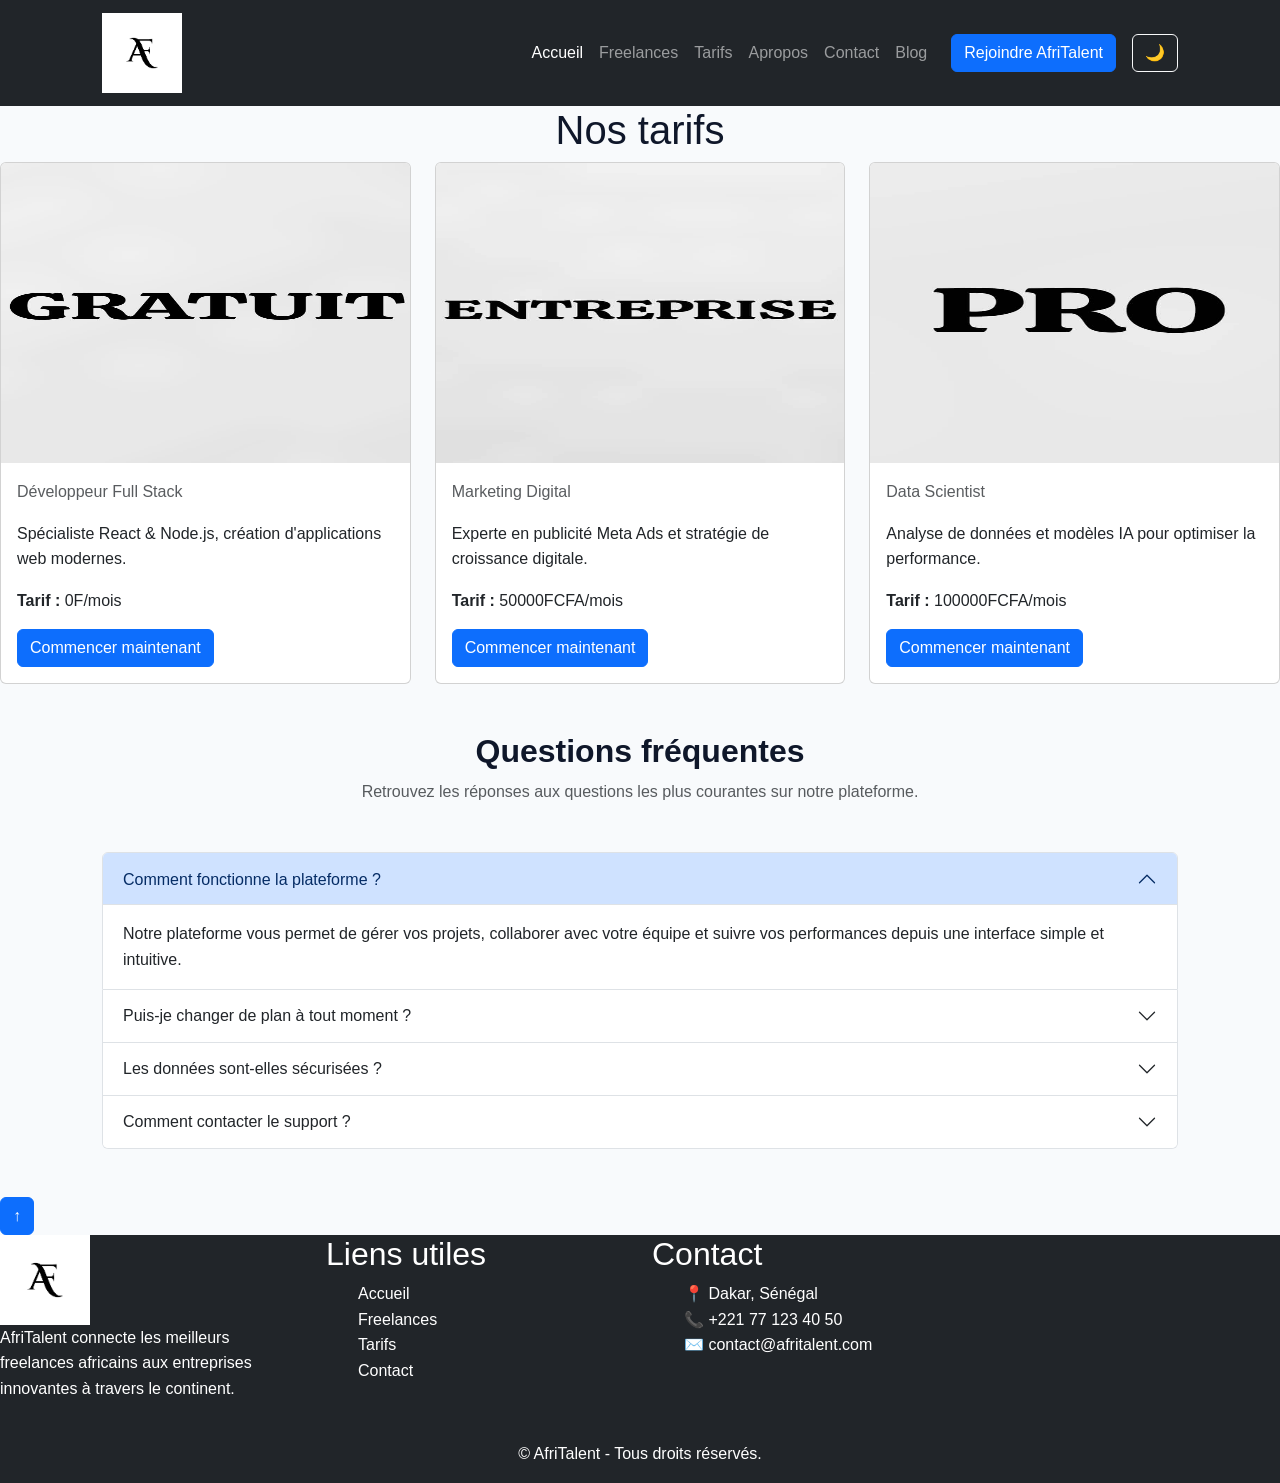
<file: tarifs.html>
<!DOCTYPE html>
<html lang="fr">
<head>
 <meta charset="UTF-8">
 <meta name="viewport" content="width=device-width, initial-scale=1.0">
 <title>AfriTalent — Accueil</title>
 <!-- Bootstrap 5 via CDN : feuille de style -->
 <link
href="https://cdn.jsdelivr.net/npm/bootstrap@5.3.0/dist/css/bootstrap.min.css"
rel="stylesheet">
 <!-- Votre feuille de style personnelle -->
 <link rel="stylesheet" href="css/style.css">
</head>
<body>
 <!-- Le contenu de la page sera ajoute ici -->
  <nav class="navbar navbar-expand-lg navbar-dark bg-dark">
  <div class="container">

    <a class="navbar-brand" href="index.html">
      <img src="images/logo.png" alt="logo" width="80">
    </a>

    <button class="navbar-toggler" type="button"
      aria-label="nav"
      data-bs-toggle="collapse"
      data-bs-target="#navMenu">
      <span class="navbar-toggler-icon"></span>
    </button>

    <div class="collapse navbar-collapse" id="navMenu">

      <ul class="navbar-nav ms-auto">
        <li class="nav-item"><a class="nav-link active" href="index.html">Accueil</a></li>
        <li class="nav-item"><a class="nav-link" href="freelances.html">Freelances</a></li>
        <li class="nav-item"><a class="nav-link" href="tarifs.html">Tarifs</a></li>
        <li class="nav-item"><a class="nav-link" href="about.html">Apropos</a></li>
        <li class="nav-item"><a class="nav-link" href="contact.html">Contact</a></li>
        <li class="nav-item"><a class="nav-link" href="blog.html">Blog</a></li>
      </ul>

      <button class="btn btn-primary ms-3">
        Rejoindre AfriTalent
      </button>

      <button id="themeToggle" class="btn btn-outline-light ms-3">
        🌙
      </button>

    </div>
  </div>
</nav>
  <h1 class="text-center">Nos tarifs</h1>
  
  <div class="row g-4">
    <div class="col-lg-4 col-md-6">
        <div class="card h-100 freelance-card">
          <img src="images/gratuit.jpeg" class="card-img-top" alt="" height="300">
          <div class="card-body">
            <p class="text-muted">Développeur Full Stack</p>
            <p>
              Spécialiste React & Node.js, création d'applications web modernes.
            </p>
            <p><strong>Tarif :</strong> 0F/mois</p>
            <div>
              <a href="contact.html" class="cta-button btn btn-primary">Commencer maintenant</a>
            </div>
          </div>
        </div>
    </div>
    <div class="col-lg-4 col-md-6">
        <div class="card h-100 freelance-card">
          <img src="images/ent.jpeg" class="card-img-top" alt="" height="300">
          <div class="card-body">
            <p class="text-muted">Marketing Digital</p>
            <p>
              Experte en publicité Meta Ads et stratégie de croissance digitale.
            </p>
            <p><strong>Tarif :</strong> 50000FCFA/mois</p>
            <div>
              <a href="contact.html" class="cta-button btn btn-primary">Commencer maintenant</a>
            </div>
          </div>
        </div>
      </div>
      <div class="col-lg-4 col-md-6">
        <div class="card h-100 freelance-card">
          <img src="images/gra.jpeg" class="card-img-top" alt="" height="300">
          <div class="card-body">
            <p class="text-muted">Data Scientist</p>
            <p>
              Analyse de données et modèles IA pour optimiser la performance.
            </p>
            <p><strong>Tarif :</strong> 100000FCFA/mois</p>
            <div>
              <a href="contact.html" class="cta-button btn btn-primary">Commencer maintenant</a>
            </div>
          </div>
        </div>
      </div>
  </div>

<!-- FAQ -->
<section class="container py-5">
  <div class="text-center mb-5">
    <h2 class="fw-bold">Questions fréquentes</h2>
    <p class="text-muted">
      Retrouvez les réponses aux questions les plus courantes sur notre plateforme.
    </p>
  </div>

  <div class="accordion" id="faqAccordion">

    <div class="accordion-item">
      <h2 class="accordion-header" id="headingOne">
        <button class="accordion-button" type="button"
          data-bs-toggle="collapse"
          data-bs-target="#collapseOne"
          aria-expanded="true"
          aria-controls="collapseOne">
          Comment fonctionne la plateforme ?
        </button>
      </h2>

      <div id="collapseOne"
        class="accordion-collapse collapse show"
        role="region"
        aria-labelledby="headingOne"
        data-bs-parent="#faqAccordion">
        <div class="accordion-body">
          Notre plateforme vous permet de gérer vos projets, collaborer avec votre équipe
          et suivre vos performances depuis une interface simple et intuitive.
        </div>
      </div>
    </div>

    <div class="accordion-item">
      <h2 class="accordion-header" id="headingTwo">
        <button class="accordion-button collapsed" type="button"
          data-bs-toggle="collapse"
          data-bs-target="#collapseTwo"
          aria-expanded="false"
          aria-controls="collapseTwo">
          Puis-je changer de plan à tout moment ?
        </button>
      </h2>

      <div id="collapseTwo"
        class="accordion-collapse collapse"
        role="region"
        aria-labelledby="headingTwo"
        data-bs-parent="#faqAccordion">
        <div class="accordion-body">
          Oui, vous pouvez passer au plan supérieur ou inférieur à tout moment
          directement depuis votre tableau de bord.
        </div>
      </div>
    </div>


    <div class="accordion-item">
      <h2 class="accordion-header" id="headingFour">
        <button class="accordion-button collapsed" type="button"
          data-bs-toggle="collapse"
          data-bs-target="#collapseFour"
          aria-expanded="false"
          aria-controls="collapseFour">
          Les données sont-elles sécurisées ?
        </button>
      </h2>

      <div id="collapseFour"
        class="accordion-collapse collapse"
        role="region"
        aria-labelledby="headingFour"
        data-bs-parent="#faqAccordion">
        <div class="accordion-body">
          Toutes les données sont chiffrées et hébergées sur des serveurs sécurisés
          avec sauvegardes automatiques régulières.
        </div>
      </div>
    </div>


    <div class="accordion-item">
      <h2 class="accordion-header" id="headingFive">
        <button class="accordion-button collapsed" type="button"
          data-bs-toggle="collapse"
          data-bs-target="#collapseFive"
          aria-expanded="false"
          aria-controls="collapseFive">
          Comment contacter le support ?
        </button>
      </h2>

      <div id="collapseFive"
        class="accordion-collapse collapse"
        role="region"
        aria-labelledby="headingFive"
        data-bs-parent="#faqAccordion">
        <div class="accordion-body">
          Vous pouvez joindre notre équipe via le chat intégré, par email
          ou grâce au support prioritaire disponible dans le plan Pro et Entreprise.
        </div>
      </div>
    </div>
  </div>
</section>

 <a href="#" class="back-to-top btn btn-primary">
  ↑
</a>
  <footer id="footer">

  <!-- <div class="container"> -->

    <div class="row bg-dark">

      <div class="col-lg-3 col-md-6 mb-4">

        <div class="footer-logo">

          <img
            src="images/logo.png"
            alt="Logo AfriTalent"
            width="90"
          >

        </div>

        <p class="footer-description text-white">
          AfriTalent connecte les meilleurs freelances africains
          aux entreprises innovantes à travers le continent.
        </p>

      </div>

      <div class="col-lg-3 col-md-6 mb-4 text-white">

        <h2 class="text-white">
          Liens utiles
        </h2>

        <ul class="footer-links">

          <li>
            <a href="index.html" class="text-white">Accueil</a>
          </li>

          <li>
            <a href="freelances.html" class="text-white">Freelances</a>
          </li>

          <li>
            <a href="tarifs.html" class="text-white">Tarifs</a>
          </li>

          <li>
            <a href="contact.html" class="text-white">Contact</a>
          </li>

        </ul>

      </div>

      <div class="col-lg-3 col-md-6 mb-4 text-white">

        <h2>
          Contact
        </h2  >

        <ul class="footer-contact">

          <li>
            📍 Dakar, Sénégal
          </li>

          <li>
            📞 +221 77 123 40 50
          </li>

          <li>
            ✉️ contact@afritalent.com
          </li>

        </ul>

      </div>
      

      <div>

        <p class="text-center text-white">
          © <span id="year"></span> AfriTalent - Tous droits réservés.
        </p>
    </div>
    </div>
  <!-- </div> -->

</footer>
 <!-- Bootstrap 5 via CDN : script JavaScript -->
 <script
src="https://cdn.jsdelivr.net/npm/bootstrap@5.3.0/dist/js/bootstrap.bundle.min.js"
></script>
 <!-- Votre script JavaScript -->
 <script src="js/main.js"></script>
 </body>
</html>
</file>
<file: css/style.css>
:root {
  /* Couleurs */
  --color-primary: #2563eb;
  --color-secondary: #1e293b;
  --color-background: #f8fafc;
  --color-surface: #ffffff;
  --color-border: #0f172a;
  --color-text: #0f172a;

  /* Polices */
  --font-main: "Inter", sans-serif;
  --font-title: "Poppins", sans-serif;

  /* Tailles de texte */
  --text-sm: 0.875rem;
  --text-md: 1rem;
  --text-lg: 1.5rem;

  /* Espacements */
  --spacing-sm: 0.5rem;
  --spacing-md: 1rem;
  --spacing-lg: 2rem;

  /* Bordures */
  --radius-sm: 6px;
  --radius-md: 12px;
}

.ziz{
    width: 12rem;
}

/* Import Google Fonts */
@import url('https://fonts.googleapis.com/css2?family=Inter:wght@400;500;600;700&family=Poppins:wght@500;600;700&display=swap');

/* Variables */
:root {
  --font-main: "Inter", sans-serif;
  --font-title: "Poppins", sans-serif;
}

/* Application des polices */
body {
  font-family: var(--font-main);
}

h1,
h2,
h3,
h4,
h5,
h6 {
  font-family: var(--font-title);
}



:root {
  /* Palette principale */
  --color-primary: #2563eb;       /* Bleu principal */
  /* --color-primary-dark: #0000ff;  Bleu foncé */

  /* Couleurs de fond */
  --color-background: #f8fafc;    /* Fond global */
  /* --color-surface: #ffffff;       Cartes / sections */

  /* Texte */
  --color-text: #0f172a;          /* Texte principal */
  --color-text-light: #64748b;    /* Texte secondaire */

  /* États */
  --color-success: #00ff00;       /* Succès */
  --color-warning: #f59e0b;       /* Avertissement */
  --color-danger: #dc2626;        /* Erreur */

  --color-border: #e2e8f0;
}



   /* RESET CSS */

*,
*::before,
*::after {
  margin: 0;
  padding: 0;
  box-sizing: border-box;
}


html {
  font-size: 16px;
  scroll-behavior: smooth;
}


body {
  font-family: "Inter", sans-serif;
  line-height: 1.6;

  background-color: #f8fafc;
  color: #0f172a;

  min-height: 100vh;
}

img {
  max-width: 100%;
  display: block;
}

a {
  text-decoration: none;
  color: inherit;
}

ul,
ol {
  list-style: none;
}

button,
input,
textarea,
select {
  font: inherit;
}


/* =========================
COMMIT 4
========================= */

/* HERO */
TEAM CARDS
.team-card {
background: #ffffff;
border-radius: 16px;
box-shadow: 0 5px 15px rgba(0,0,0,0.08);
transition: all 0.3s ease;
}

/* Hover */
.team-card:hover {
transform: translateY(-10px);
box-shadow: 0 15px 30px rgba(0,0,0,0.15);
}

/* Image équipe */
.team-img {
border-radius: 12px;
object-fit: cover;
margin: 0 auto;
}

/* Nom */
.team-card h5 {
font-weight: 700;
margin-top: 15px;
}

/* Badge section (si utilisé ailleurs aussi) */
.section-badge {
display: inline-block;
background: #2563eb;
color: white;
padding: 6px 14px;
border-radius: 20px;
font-size: 0.85rem;
}



#hero {
/* min-height: 80vh; */
display: flex;
align-items: center;
background: linear-gradient(135deg, #2563eb, #1e40af);
color: black;
}

#hero .container {
display: grid;
grid-template-columns: 1.5fr 1fr;
gap: 3rem;
/* align-items: center; */
}

#hero h1 {
font-size: 3.5rem;
font-weight: 700;
margin-bottom: 1rem;
}

#hero p {
font-size: 1.2rem;
margin-bottom: 1.5rem;
}

/* =========================
BENTO GRID
========================= */

.bento-grid {
display: grid;
grid-template-columns: repeat(3, 1fr);
gap: 20px;
margin-top: 2rem;
}

.bento-card {
border: none;
border-radius: 16px;
padding: 1rem;
background: white;
box-shadow: 0 5px 15px rgba(0,0,0,.08);
transition: all .3s ease;
}

.bento-card:hover {
transform: translateY(-8px);
}

.card-large {
grid-column: span 2;
}

.card-tall {
grid-row: span 2;
}

.step-number {
display: inline-block;
background: var(--color-primary);
color: white;
padding: 6px 12px;
border-radius: 20px;
margin-bottom: 10px;
}

.icon {
font-size: 2.5rem;
margin-bottom: 10px;
}

SERVICES

#services .card {
border: none;
border-radius: 15px;
overflow: hidden;
transition: all .3s ease;
cursor: pointer;
}

#services .card:hover {
transform: translateY(-10px);
box-shadow: 0 15px 30px rgba(0,0,0,.15);
}

#services .card img {
object-fit: cover;
}

VALEURS

.values-section {
background: var(--color-background);
}

.section-badge {
display: inline-block;
background: var(--color-primary);
color: white;
padding: 8px 18px;
border-radius: 30px;
font-weight: 600;
}

.value-card {
background: white;
padding: 2rem;
border-radius: 16px;
height: 100%;
box-shadow: 0 5px 15px rgba(0,0,0,.08);
transition: all .3s ease;
}

.value-card:hover {
transform: translateY(-10px);
box-shadow: 0 15px 30px rgba(0,0,0,.15);
}

.value-card .icon {
font-size: 3rem;
margin-bottom: 1rem;
}

.value-card h5 {
color: var(--color-primary);
margin-bottom: 1rem;
}

.value-card p {
color: var(--color-text-light);
}

TEMOIGNAGES

#temoignages .card {
border: none;
border-radius: 20px;
overflow: hidden;
box-shadow: 0 10px 25px rgba(0,0,0,.12);
}

.carousel-control-prev-icon,
.carousel-control-next-icon {
background-color: var(--color-primary);
border-radius: 50%;
padding: 20px;
}

CTA

#cta {
background: linear-gradient(135deg, #2563eb, #1e40af);
color: white;
text-align: center;
padding: 80px 0;
}

#cta .btn {
margin-top: 20px;
}

/* Commit5 */


/* RESPONSIVE */


@media (max-width: 768px) {


#hero .container {
    grid-template-columns: 1fr;
    text-align: center;
}

#hero h1 {
    font-size: 2.2rem;
}

.bento-grid {
    grid-template-columns: 1fr;
}

.card-large,
.card-tall {
    grid-column: auto;
    grid-row: auto;
}

#services .card {
    width: 100% !important;
}
}

/* MOBILE */
@media (max-width: 375px) {

#hero h1 {
    font-size: 1.6rem;
}

#hero p {
    font-size: 0.9rem;
}
}

/* DESKTOP LARGE */
@media (min-width: 1200px) {

#hero h1 {
    font-size: 3.5rem;
}
.container {
    max-width: 1100px;
}
}

/* =========================
   DARK MODE
========================= */

body.dark-mode{
    background-color: black;
    color:white;
}

body.dark-mode .card{
    background:#1f1f1f;
    color:white;
}

body.dark-mode .navbar{
    background: gray !important;
}

body.dark-mode footer{
    background: gray !important;
}

   NAVBAR SCROLL

.navbar{
    transition:all .3s ease;
}

.navbar.scrolled{
    background:#000 !important;
    box-shadow:0 4px 12px rgba(0,0,0,.2);
    padding-top:5px;
    padding-bottom:5px;
}

   /* BACK TO TOP */

.backToTop{
    display:none;
    border-radius:50%;
    width:50px;
    height:50px;
}

/* Commit7 */
.fade-section{
  opacity: 0;
  transform: translateY(40px);
  transition: all 0.8s ease;
}

.fade-section.visible{
  opacity: 1;
  transform: translateY(0);
}
</file>
